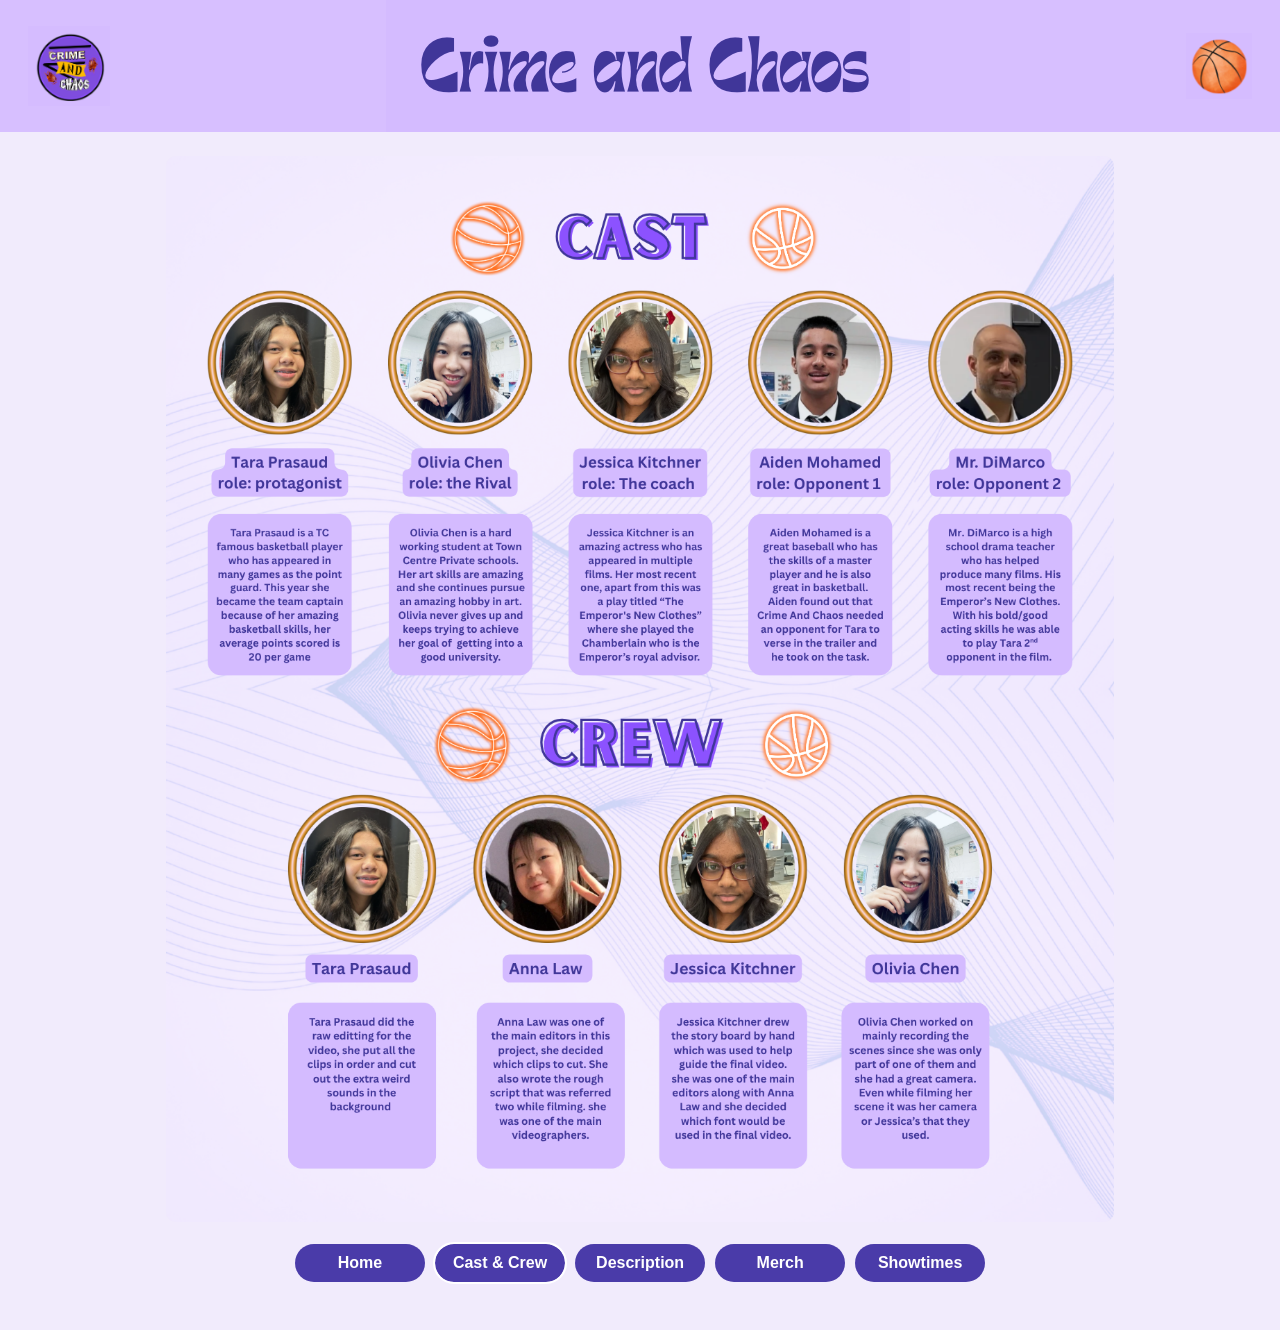
<file: cast-crew.html>
<!DOCTYPE html>
<html lang="en">
<head>
  <meta charset="UTF-8">
  <meta name="viewport" content="width=device-width, initial-scale=1.0">
  <title>The Final Rebound - Cast & Crew</title>
  <link rel="stylesheet" href="styles.css">
</head>
<body>
  <iframe class="site-header-frame" src="header.html" title="Site header"></iframe>

  <main>
    <img class="design-image" src="Cast & Crew.png" alt="Cast and Crew design">

    <div class="button-row" aria-label="Main navigation">
      <a class="nav-button" href="index.html">Home</a>
      <a class="nav-button active" href="cast-crew.html">Cast &amp; Crew</a>
      <a class="nav-button" href="description.html">Description</a>
      <a class="nav-button" href="merch.html">Merch</a>
      <a class="nav-button" href="showtimes.html">Showtimes</a>
    </div>
  </main>
</body>
</html>
</file>
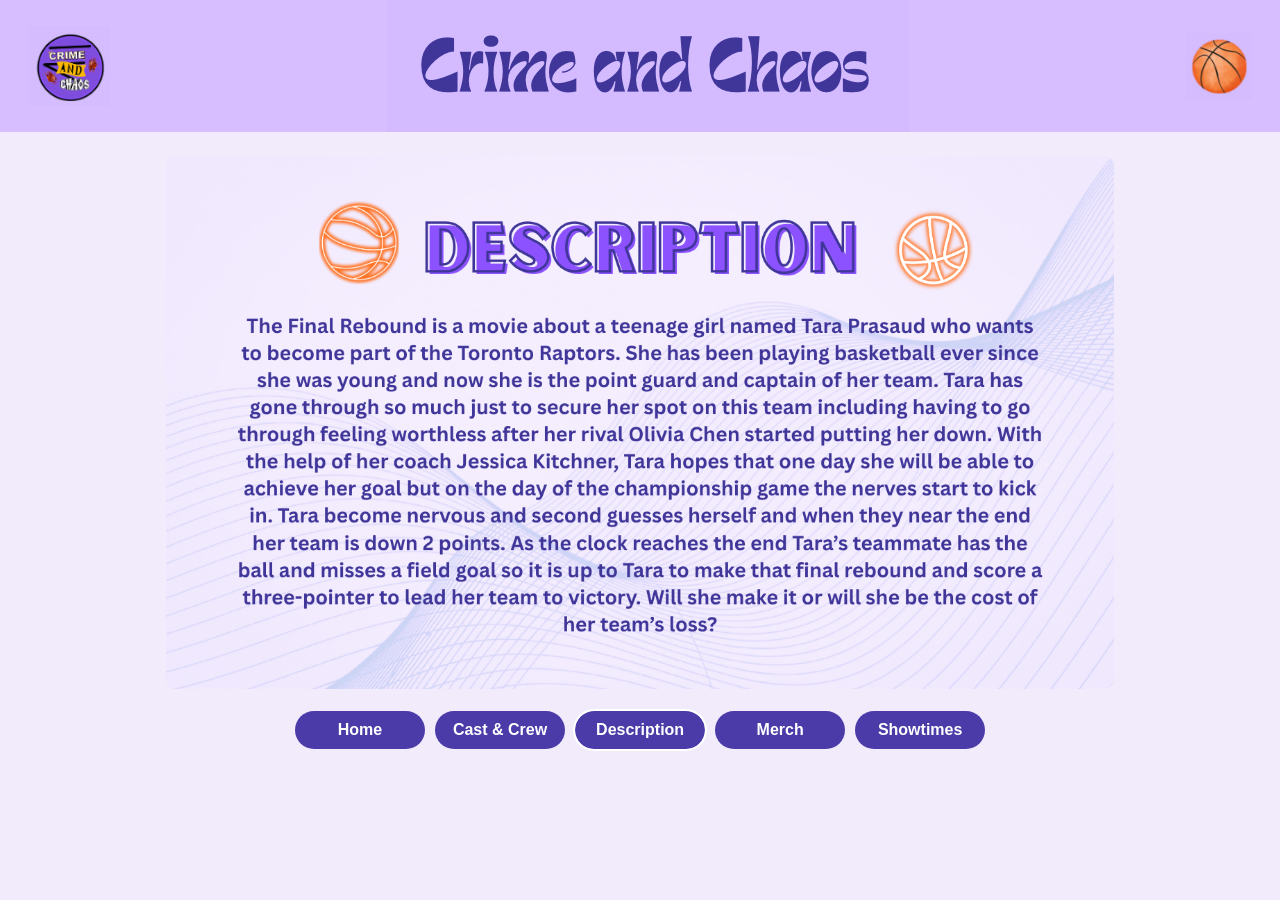
<file: description.html>
<!DOCTYPE html>
<html lang="en">
<head>
  <meta charset="UTF-8">
  <meta name="viewport" content="width=device-width, initial-scale=1.0">
  <title>The Final Rebound - Description</title>
  <link rel="stylesheet" href="styles.css">
</head>
<body>
  <iframe class="site-header-frame" src="header.html" title="Site header"></iframe>

  <main>
    <img class="design-image" src="Description.png" alt="Description page design">

    <div class="button-row" aria-label="Main navigation">
      <a class="nav-button" href="index.html">Home</a>
      <a class="nav-button" href="cast-crew.html">Cast &amp; Crew</a>
      <a class="nav-button active" href="description.html">Description</a>
      <a class="nav-button" href="merch.html">Merch</a>
      <a class="nav-button" href="showtimes.html">Showtimes</a>
    </div>
  </main>
</body>
</html>
</file>
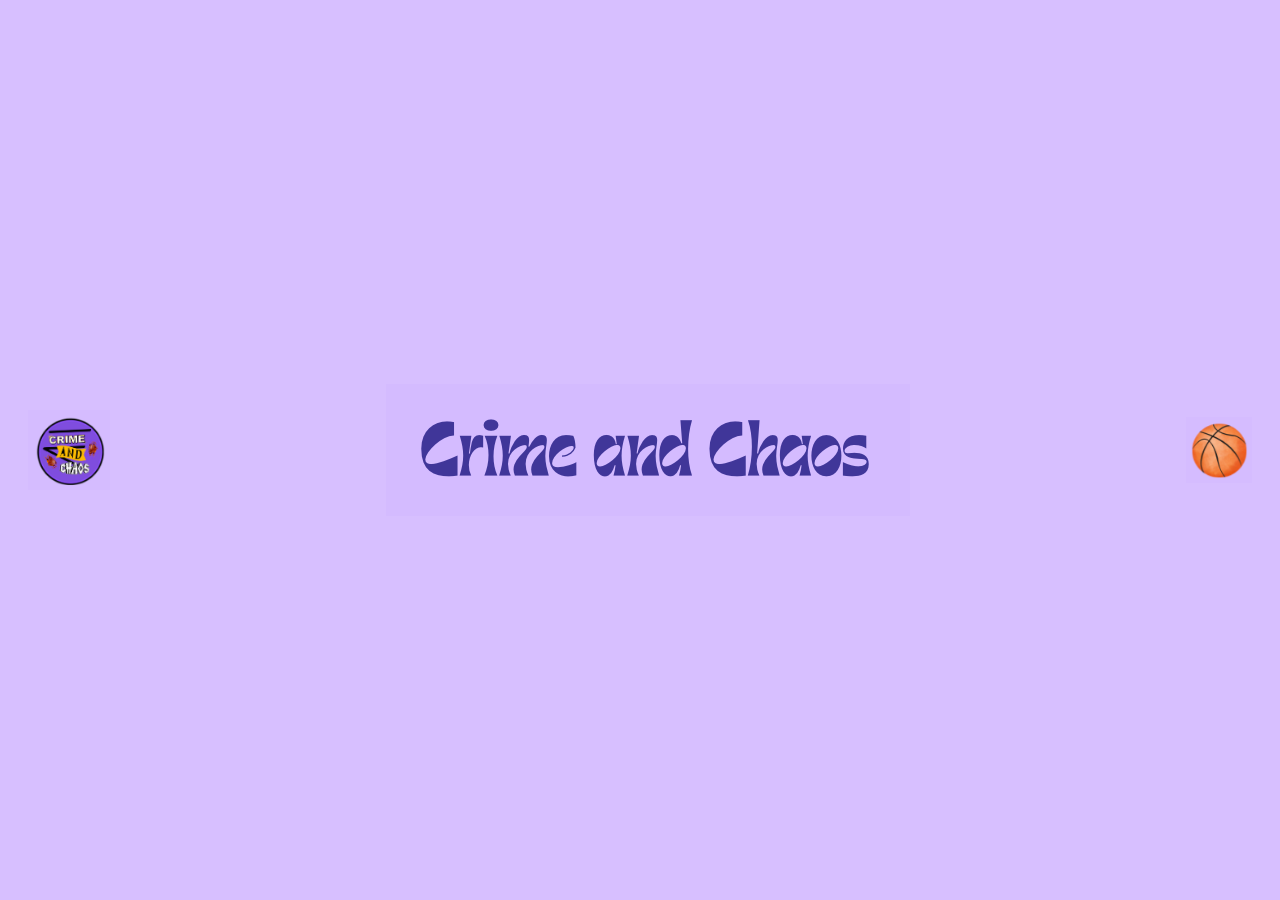
<file: header.html>
<!DOCTYPE html>
<html lang="en">
<head>
  <meta charset="UTF-8">
  <meta name="viewport" content="width=device-width, initial-scale=1.0">
  <title>Site Header</title>
  <style>
    :root {
      --header-bg: #d7bfff;
      --title-color: #4e3fb7;
    }

    html, body {
      margin: 0;
      width: 100%;
      height: 100%;
      overflow: hidden;
      background: var(--header-bg);
      font-family: Georgia, "Times New Roman", serif;
    }

    .header {
      height: 100%;
      background: var(--header-bg);
      display: flex;
      align-items: center;
      justify-content: space-between;
      padding: 0 28px;
      box-sizing: border-box;
    }

    .header img {
      display: block;
      flex: 0 0 auto;
    }

    .left-image {
      width: 82px;
      height: 82px;
      object-fit: contain;
    }

    .right-image {
      width: 66px;
      height: 66px;
      object-fit: contain;
    }

    .title {
      margin: 0;
      color: var(--title-color);
      font-size: clamp(2.4rem, 4vw, 3.7rem);
      font-weight: 700;
      letter-spacing: 0.4px;
      white-space: nowrap;
      line-height: 1;
      font-family: Georgia, "Times New Roman", serif;
    }

    @media (max-width: 700px) {
      .header {
        padding: 0 12px;
        gap: 12px;
      }

      .left-image {
        width: 58px;
        height: 58px;
      }

      .right-image {
        width: 48px;
        height: 48px;
      }

      .title {
        font-size: clamp(1.5rem, 6vw, 2.3rem);
      }
    }
  </style>
</head>
<body>
  <header class="header" aria-label="Site header">
    <img class="left-image" src="headerLeftImage.png" alt="Crime and Chaos logo">
    <img class="center-image" src="headerCenterImage.png" alt="Crime and Chaos title logo">
    <img class="right-image" src="HeaderRightImage.png" alt="Basketball icon">
  </header>
</body>
</html>
</file>
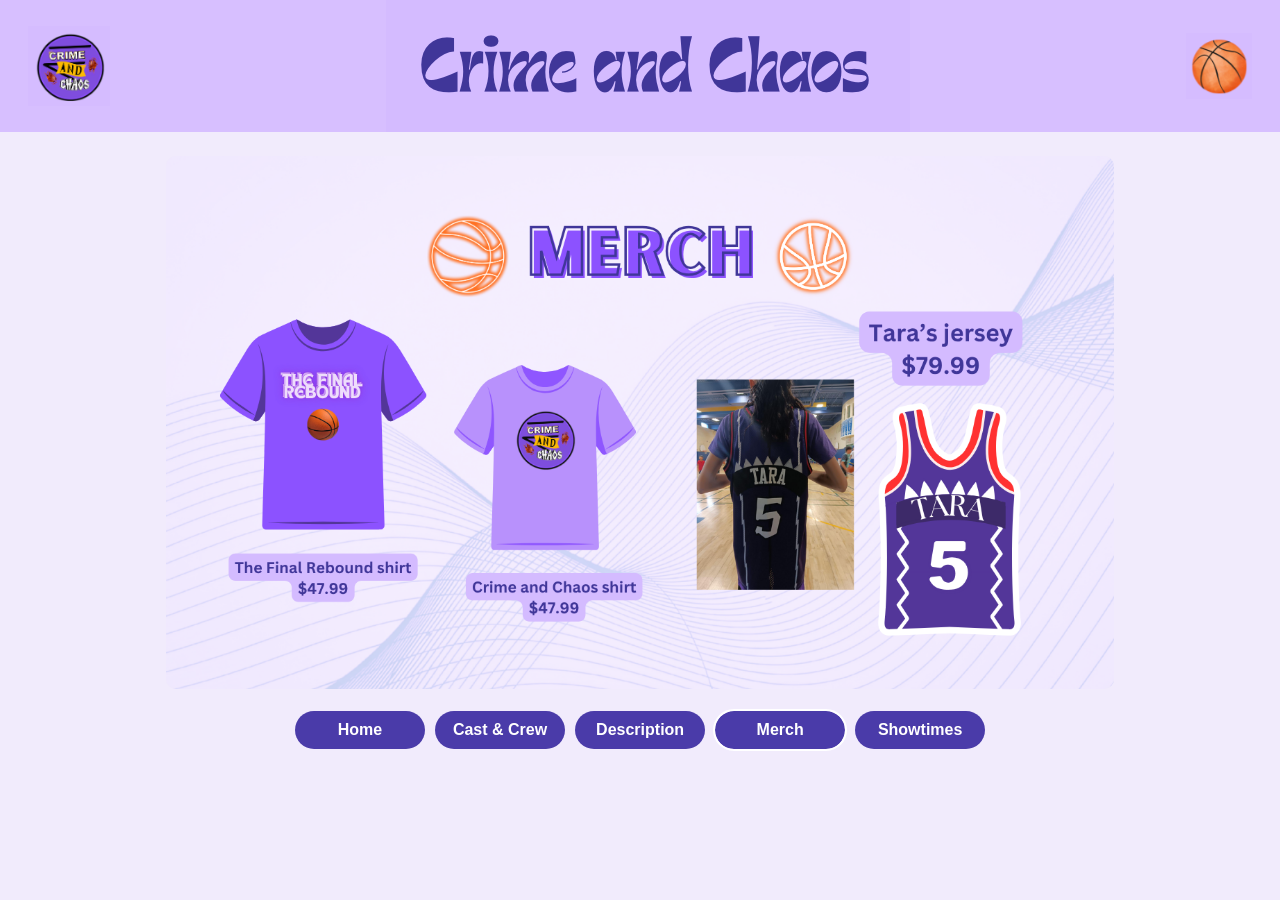
<file: merch.html>
<!DOCTYPE html>
<html lang="en">
<head>
  <meta charset="UTF-8">
  <meta name="viewport" content="width=device-width, initial-scale=1.0">
  <title>The Final Rebound - Merch</title>
  <link rel="stylesheet" href="styles.css">
</head>
<body>
  <iframe class="site-header-frame" src="header.html" title="Site header"></iframe>

  <main>
    <img class="design-image" src="Merch.png" alt="Merch page design">

    <div class="button-row" aria-label="Main navigation">
      <a class="nav-button" href="index.html">Home</a>
      <a class="nav-button" href="cast-crew.html">Cast &amp; Crew</a>
      <a class="nav-button" href="description.html">Description</a>
      <a class="nav-button active" href="merch.html">Merch</a>
      <a class="nav-button" href="showtimes.html">Showtimes</a>
    </div>
  </main>
</body>
</html>
</file>
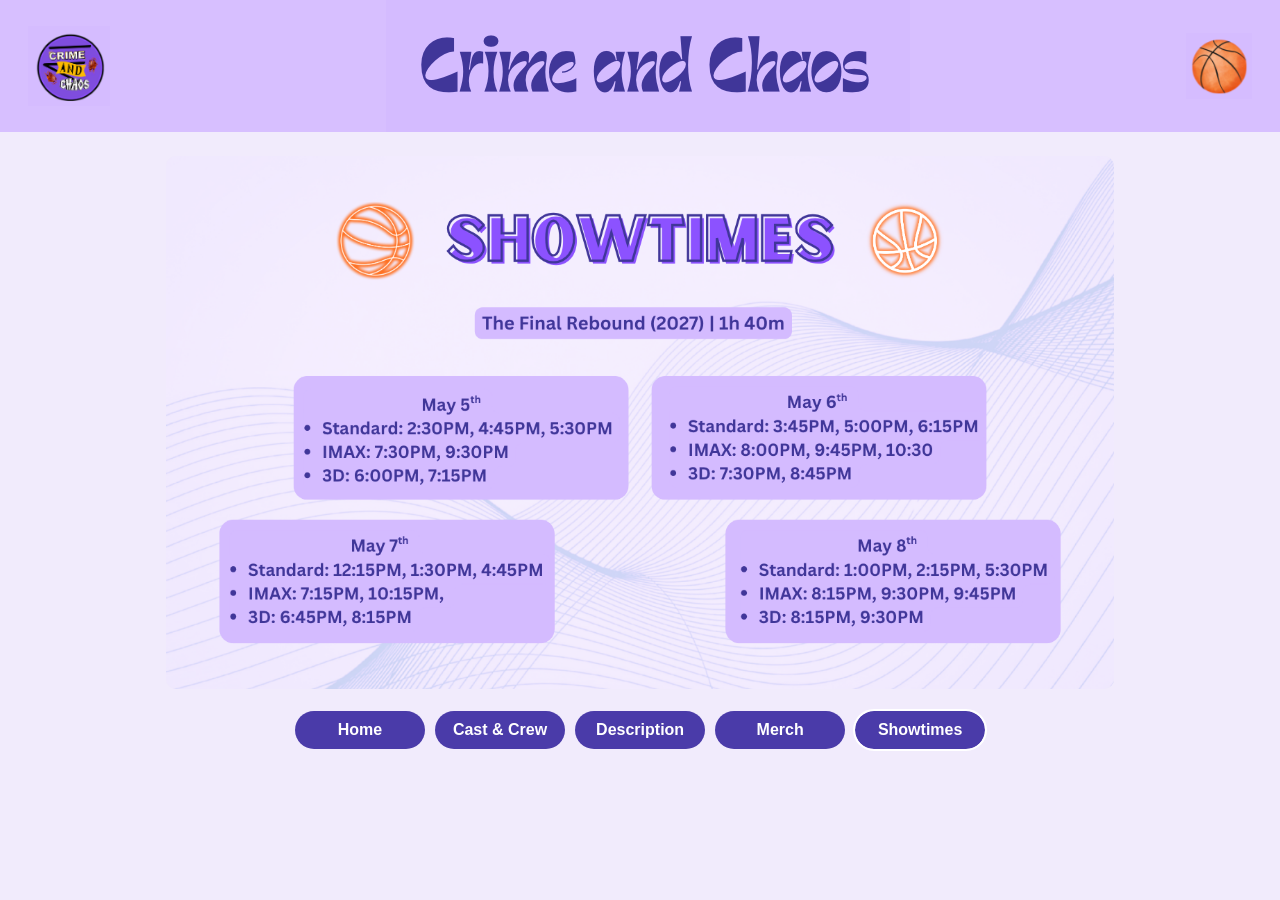
<file: showtimes.html>
<!DOCTYPE html>
<html lang="en">
<head>
  <meta charset="UTF-8">
  <meta name="viewport" content="width=device-width, initial-scale=1.0">
  <title>The Final Rebound - Showtimes</title>
  <link rel="stylesheet" href="styles.css">
</head>
<body>
  <iframe class="site-header-frame" src="header.html" title="Site header"></iframe>

  <main>
    <img class="design-image" src="Showtimes.png" alt="Showtimes page design">

    <div class="button-row" aria-label="Main navigation">
      <a class="nav-button" href="index.html">Home</a>
      <a class="nav-button" href="cast-crew.html">Cast &amp; Crew</a>
      <a class="nav-button" href="description.html">Description</a>
      <a class="nav-button" href="merch.html">Merch</a>
      <a class="nav-button active" href="showtimes.html">Showtimes</a>
    </div>
  </main>
</body>
</html>
</file>
<file: styles.css>
:root {
  --bg: #F1EBFC;
  --panel: #b8a0ea;
  --button: #4a3ba9;
  --button-hover: #3e2f92;
  --text: #3d3396;
  --title: #6441d8;
}

* {
  box-sizing: border-box;
}

body {
  margin: 0;
  font-family: "Trebuchet MS", Verdana, sans-serif;
  background: var(--bg);
  color: var(--text);
}

.site-header-frame {
  display: block;
  width: 100%;
  height: 132px;
  border: 0;
}

.site-header {
  background: var(--panel);
  padding: 14px 22px;
  border-bottom: 1px solid #a184de;
}

.header-inner {
  max-width: 1120px;
  margin: 0 auto;
  display: flex;
  align-items: center;
  justify-content: space-between;
}

.header-brand {
  margin: 0;
  font-size: 2rem;
  font-weight: 800;
  letter-spacing: 0.5px;
}

.header-ball {
  width: 52px;
  height: 52px;
  border-radius: 50%;
  background: radial-gradient(circle at 30% 30%, #ffb26a, #ff8e2a 70%);
  border: 2px solid #e87717;
}

main {
  max-width: 980px;
  margin: 24px auto;
  padding: 0 16px 24px;
}

h2 {
  text-align: center;
  margin: 0 0 16px;
  font-size: 2rem;
}

.title-row {
  display: flex;
  align-items: center;
  justify-content: center;
  gap: 14px;
  margin: 4px 0 22px;
}

.title-ball {
  height: 88px;
  object-fit: contain;
  flex: 0 0 auto;
}

.title-row h2,
.title-row .hero-title {
  margin: 0;
}

.hero-title {
  font-size: 4rem;
  line-height: 1.05;
  letter-spacing: 1px;
  text-transform: uppercase;
  color: var(--title);
  margin: 0;
}

.trailer-wrap {
  max-width: 700px;
  margin: 0 auto 24px;
}

.trailer-video {
  width: 100%;
  display: block;
  border: 3px solid #4a3ba9;
  border-radius: 10px;
  background: #000000;
}

.design-image {
  width: 100%;
  height: auto;
  border: 0px solid #c9b9ec;
  border-radius: 10px;
  display: block;
  margin: 0 auto 22px;
}

.button-row {
  display: flex;
  flex-wrap: wrap;
  justify-content: center;
  gap: 10px;
}

.nav-button {
  display: inline-block;
  padding: 10px 18px;
  border-radius: 999px;
  background: var(--button);
  color: #ffffff;
  text-decoration: none;
  font-weight: 700;
  min-width: 130px;
  text-align: center;
}

.nav-button:hover,
.nav-button:focus {
  background: var(--button-hover);
}

.active {
  outline: 2px solid #ffffff;
}

@media (max-width: 640px) {
  .header-brand {
    font-size: 1.35rem;
  }

  .header-ball {
    width: 40px;
    height: 40px;
  }

  h2 {
    font-size: 1.6rem;
  }

  .hero-title {
    font-size: 2.3rem;
  }

  .title-row {
    gap: 10px;
    margin-bottom: 18px;
  }

  .title-ball {
    width: 28px;
    height: 28px;
  }

  .nav-button {
    width: 100%;
  }
}
</file>
